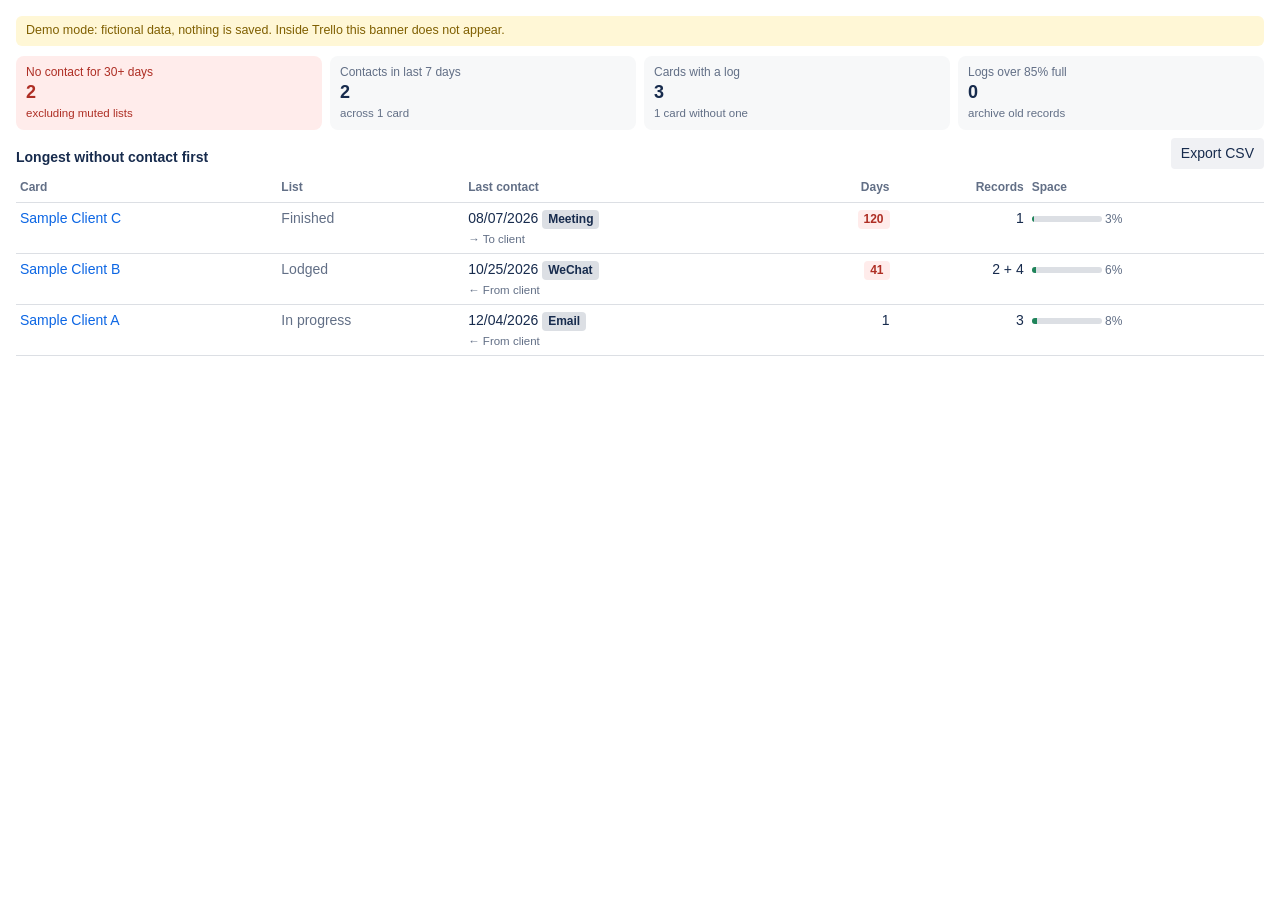
<file: overview.html>
<!DOCTYPE html>
<html lang="en">
<head>
  <meta charset="utf-8">
  <meta name="viewport" content="width=device-width, initial-scale=1">
  <title>Client Contact Log — overview</title>
  <link rel="stylesheet" href="./ui.css">
</head>
<body>
  <div id="ccl-root" class="ccl pad"></div>
  <script src="https://p.trellocdn.com/power-up.min.js"></script>
  <script src="./i18n.js"></script>
  <script src="./shared.js"></script>
  <script src="./overview.js"></script>
  <script src="./boot.js" data-mount="mountOverview"></script>
</body>
</html>
</file>
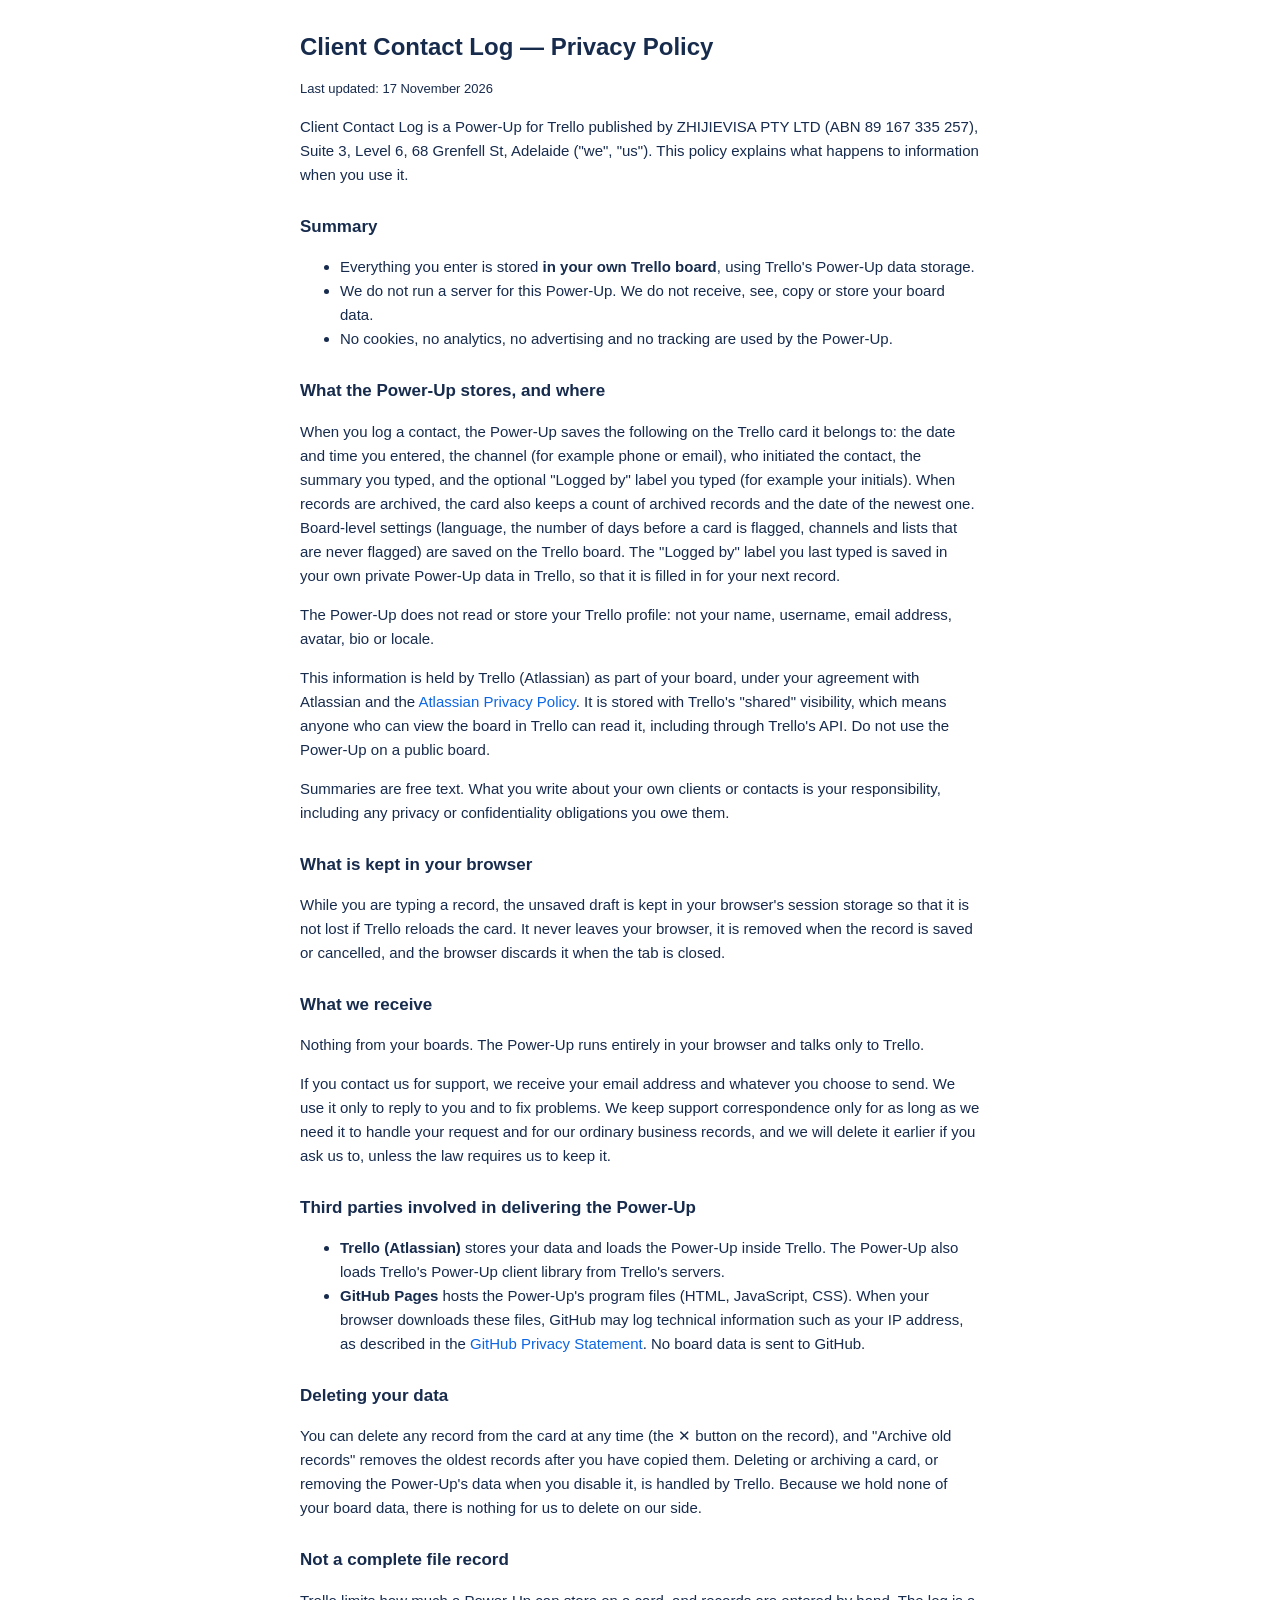
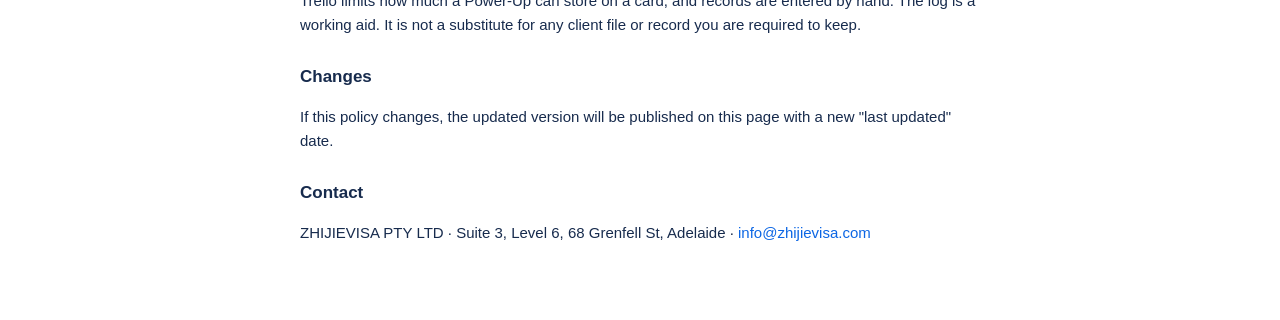
<file: privacy.html>
<!DOCTYPE html>
<html lang="en">
<head>
  <meta charset="utf-8">
  <meta name="viewport" content="width=device-width, initial-scale=1">
  <title>Client Contact Log — Privacy Policy</title>
  <link rel="stylesheet" href="./ui.css">
</head>
<body>
<div class="doc">
  <h1>Client Contact Log — Privacy Policy</h1>
  <p class="muted">Last updated: 17 November 2026</p>

  <p>Client Contact Log is a Power-Up for Trello published by ZHIJIEVISA PTY LTD (ABN 89 167 335 257),
  Suite 3, Level 6, 68 Grenfell St, Adelaide ("we", "us"). This policy explains what happens to information when you use it.</p>

  <h2>Summary</h2>
  <ul>
    <li>Everything you enter is stored <strong>in your own Trello board</strong>, using Trello's Power-Up data storage.</li>
    <li>We do not run a server for this Power-Up. We do not receive, see, copy or store your board data.</li>
    <li>No cookies, no analytics, no advertising and no tracking are used by the Power-Up.</li>
  </ul>

  <h2>What the Power-Up stores, and where</h2>
  <p>When you log a contact, the Power-Up saves the following on the Trello card it belongs to: the date and time you
  entered, the channel (for example phone or email), who initiated the contact, the summary you typed, and the
  optional "Logged by" label you typed (for example your initials). When records are archived, the card also keeps a count of archived
  records and the date of the newest one. Board-level settings (language, the number of days before a card is
  flagged, channels and lists that are never flagged) are saved on the Trello board. The "Logged by" label you last
  typed is saved in your own private Power-Up data in Trello, so that it is filled in for your next record.</p>
  <p>The Power-Up does not read or store your Trello profile: not your name, username, email address, avatar, bio or
  locale.</p>
  <p>This information is held by Trello (Atlassian) as part of your board, under your agreement with Atlassian and the
  <a class="link" href="https://www.atlassian.com/legal/privacy-policy">Atlassian Privacy Policy</a>. It is stored with
  Trello's "shared" visibility, which means anyone who can view the board in Trello can read it, including through
  Trello's API. Do not use the Power-Up on a public board.</p>
  <p>Summaries are free text. What you write about your own clients or contacts is your responsibility, including any
  privacy or confidentiality obligations you owe them.</p>

  <h2>What is kept in your browser</h2>
  <p>While you are typing a record, the unsaved draft is kept in your browser's session storage so that it is not lost
  if Trello reloads the card. It never leaves your browser, it is removed when the record is saved or cancelled, and
  the browser discards it when the tab is closed.</p>

  <h2>What we receive</h2>
  <p>Nothing from your boards. The Power-Up runs entirely in your browser and talks only to Trello.</p>
  <p>If you contact us for support, we receive your email address and whatever you choose to send. We use it only to
  reply to you and to fix problems. We keep support correspondence only for as long as we need it to handle your
  request and for our ordinary business records, and we will delete it earlier if you ask us to, unless the law
  requires us to keep it.</p>

  <h2>Third parties involved in delivering the Power-Up</h2>
  <ul>
    <li><strong>Trello (Atlassian)</strong> stores your data and loads the Power-Up inside Trello. The Power-Up also loads
    Trello's Power-Up client library from Trello's servers.</li>
    <li><strong>GitHub Pages</strong> hosts the Power-Up's program files (HTML, JavaScript, CSS). When your browser
    downloads these files, GitHub may log technical information such as your IP address, as described in the
    <a class="link" href="https://docs.github.com/en/site-policy/privacy-policies/github-general-privacy-statement">GitHub
    Privacy Statement</a>. No board data is sent to GitHub.</li>
  </ul>

  <h2>Deleting your data</h2>
  <p>You can delete any record from the card at any time (the ✕ button on the record), and "Archive old records"
  removes the oldest records after you have copied them. Deleting or archiving a card, or removing the Power-Up's
  data when you disable it, is handled by Trello. Because we hold none of your board data, there is nothing for us to
  delete on our side.</p>

  <h2>Not a complete file record</h2>
  <p>Trello limits how much a Power-Up can store on a card, and records are entered by hand. The log is a working
  aid. It is not a substitute for any client file or record you are required to keep.</p>

  <h2>Changes</h2>
  <p>If this policy changes, the updated version will be published on this page with a new "last updated" date.</p>

  <h2>Contact</h2>
  <p>ZHIJIEVISA PTY LTD · Suite 3, Level 6, 68 Grenfell St, Adelaide · <a class="link" href="mailto:info@zhijievisa.com">info@zhijievisa.com</a></p>
</div>
</body>
</html>
</file>
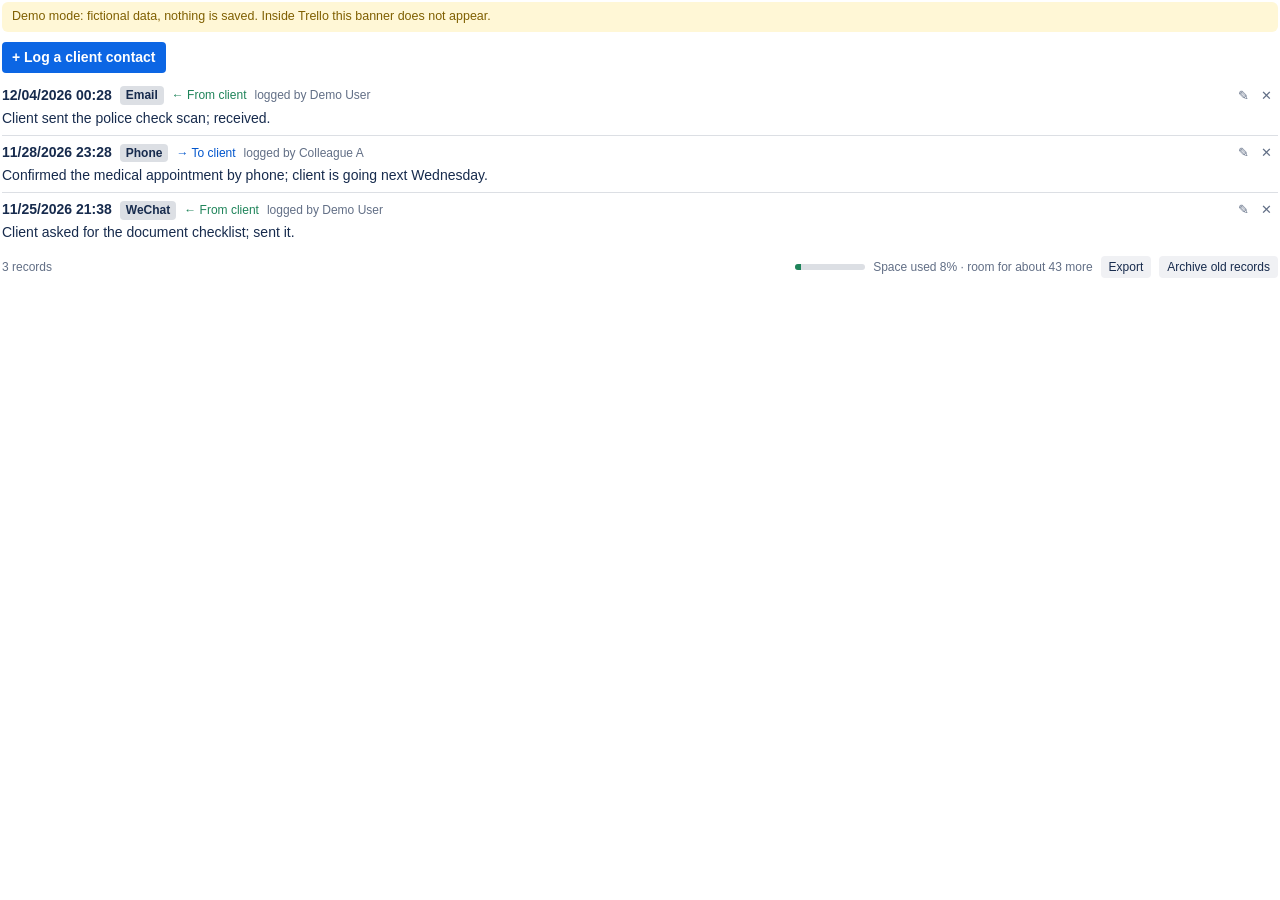
<file: section.html>
<!DOCTYPE html>
<html lang="en">
<head>
  <meta charset="utf-8">
  <meta name="viewport" content="width=device-width, initial-scale=1">
  <title>Client Contact Log — contact log</title>
  <link rel="stylesheet" href="./ui.css">
</head>
<body>
  <div id="ccl-root" class="ccl"></div>
  <script src="https://p.trellocdn.com/power-up.min.js"></script>
  <script src="./i18n.js"></script>
  <script src="./shared.js"></script>
  <script src="./section.js"></script>
  <script src="./boot.js" data-mount="mountSection"></script>
</body>
</html>
</file>
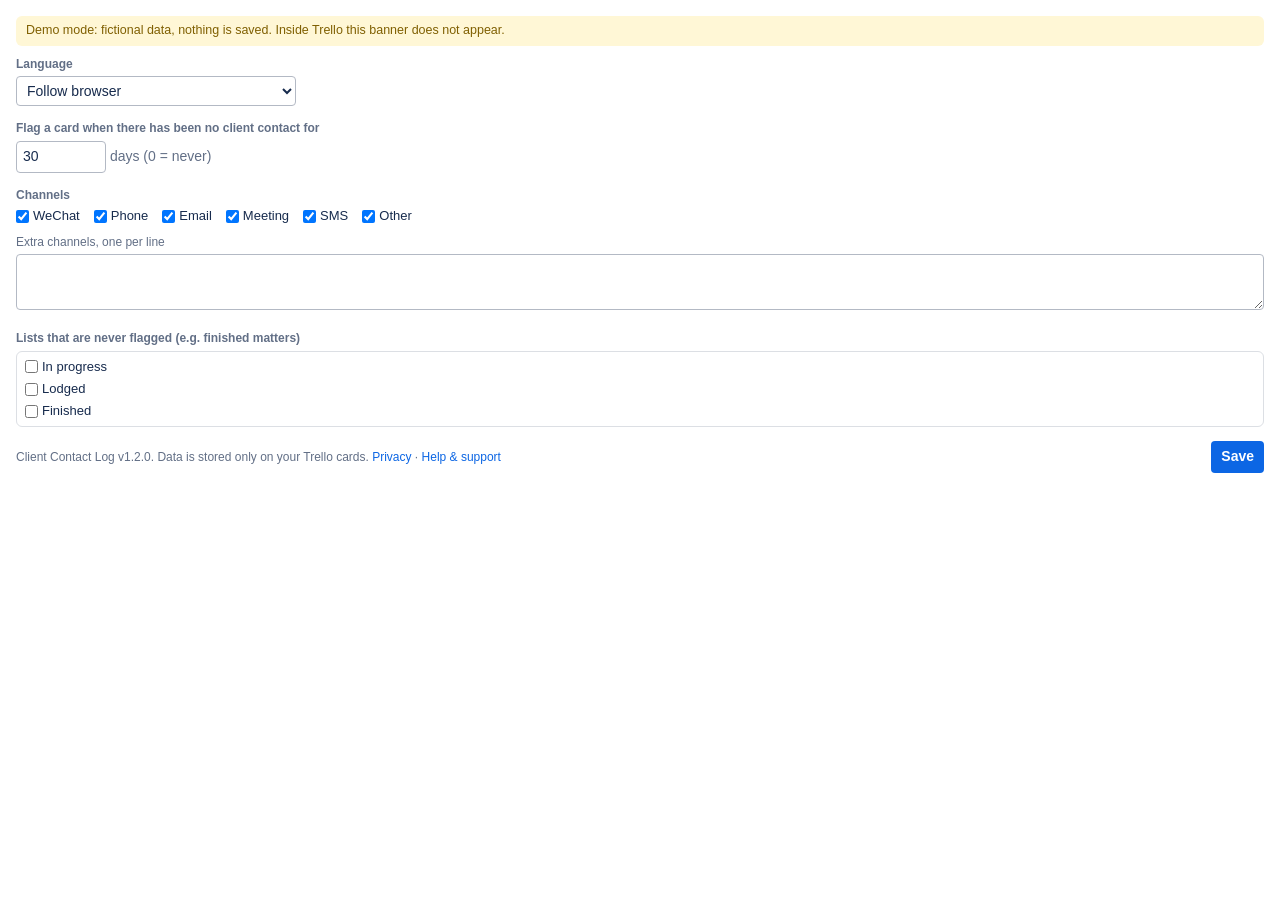
<file: settings.html>
<!DOCTYPE html>
<html lang="en">
<head>
  <meta charset="utf-8">
  <meta name="viewport" content="width=device-width, initial-scale=1">
  <title>Client Contact Log — settings</title>
  <link rel="stylesheet" href="./ui.css">
</head>
<body>
  <div id="ccl-root" class="ccl pad"></div>
  <script src="https://p.trellocdn.com/power-up.min.js"></script>
  <script src="./i18n.js"></script>
  <script src="./shared.js"></script>
  <script src="./settings.js"></script>
  <script src="./boot.js" data-mount="mountSettings"></script>
</body>
</html>
</file>
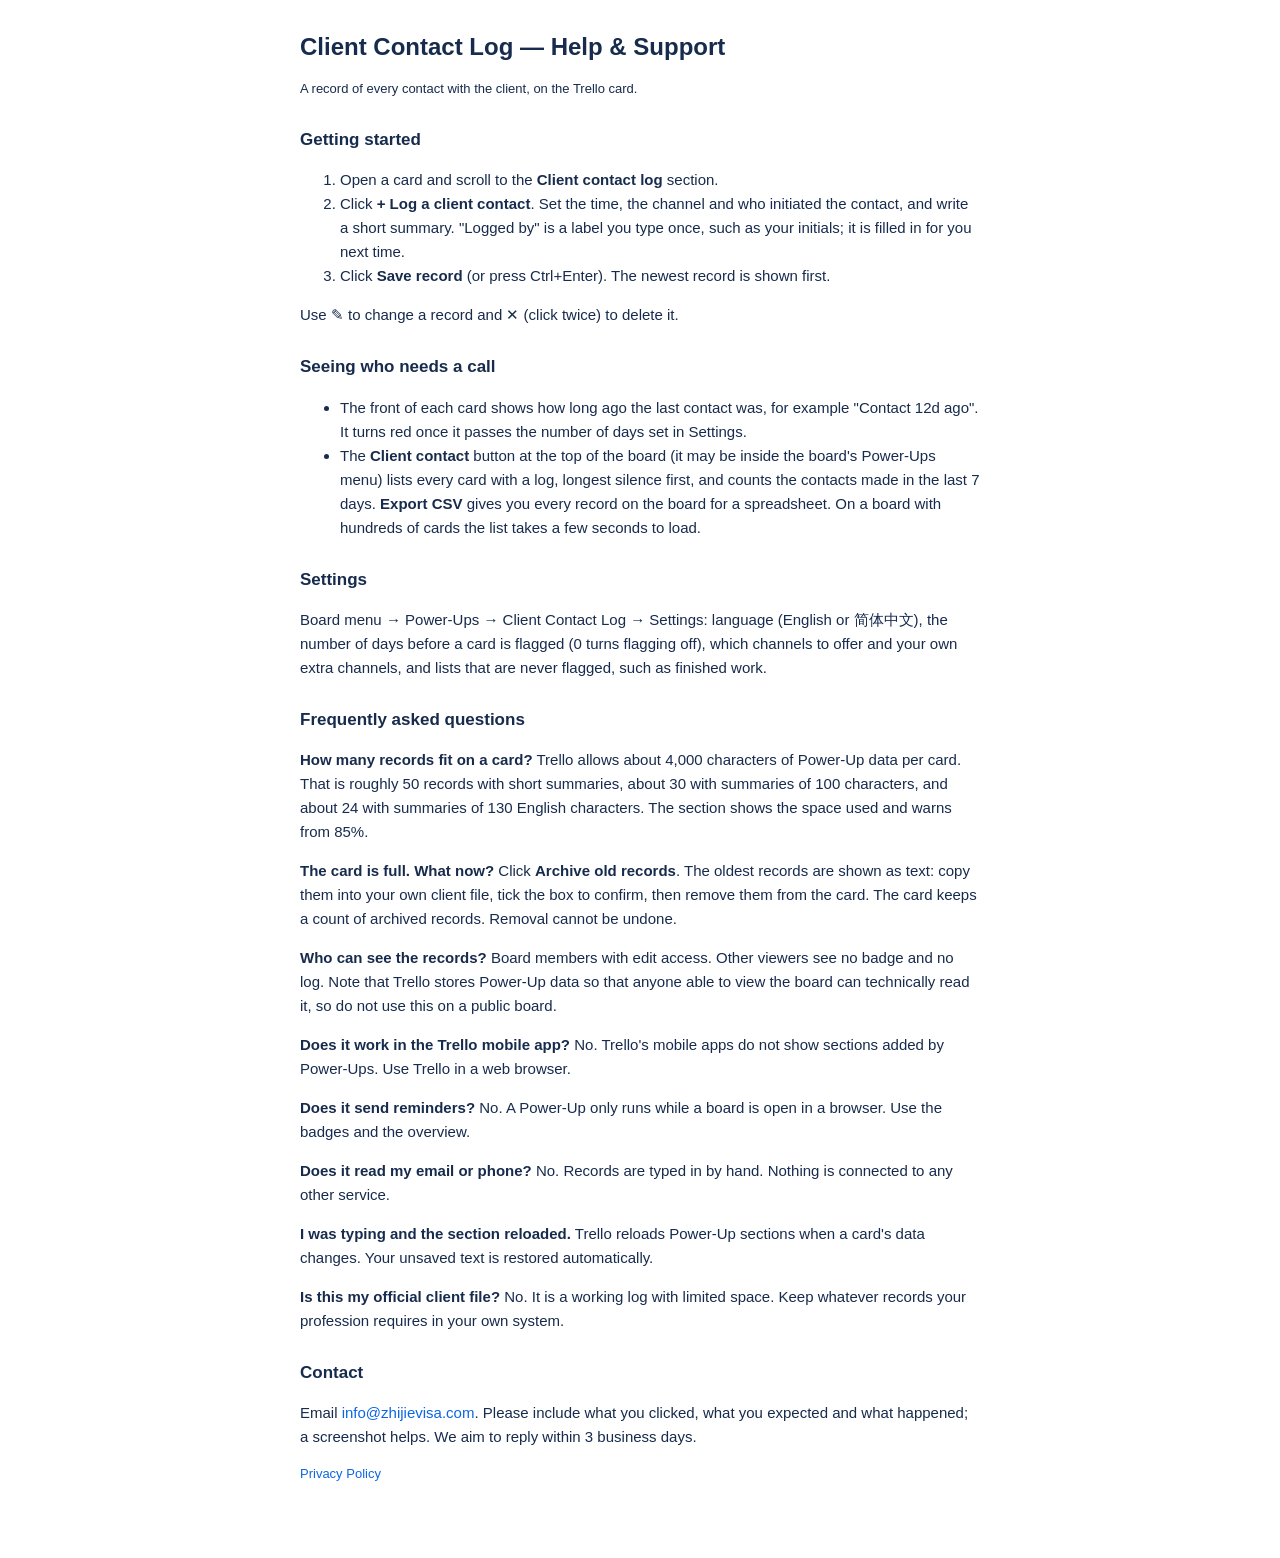
<file: support.html>
<!DOCTYPE html>
<html lang="en">
<head>
  <meta charset="utf-8">
  <meta name="viewport" content="width=device-width, initial-scale=1">
  <title>Client Contact Log — Help &amp; Support</title>
  <link rel="stylesheet" href="./ui.css">
</head>
<body>
<div class="doc">
  <h1>Client Contact Log — Help &amp; Support</h1>
  <p class="muted">A record of every contact with the client, on the Trello card.</p>

  <h2>Getting started</h2>
  <ol>
    <li>Open a card and scroll to the <strong>Client contact log</strong> section.</li>
    <li>Click <strong>+ Log a client contact</strong>. Set the time, the channel and who initiated the contact, and
    write a short summary. "Logged by" is a label you type once, such as your initials; it is filled in for you next time.</li>
    <li>Click <strong>Save record</strong> (or press Ctrl+Enter). The newest record is shown first.</li>
  </ol>
  <p>Use ✎ to change a record and ✕ (click twice) to delete it.</p>

  <h2>Seeing who needs a call</h2>
  <ul>
    <li>The front of each card shows how long ago the last contact was, for example "Contact 12d ago". It turns red
    once it passes the number of days set in Settings.</li>
    <li>The <strong>Client contact</strong> button at the top of the board (it may be inside the board's Power-Ups menu)
    lists every card with a log, longest silence first, and counts the contacts made in the last 7 days.
    <strong>Export CSV</strong> gives you every record on the board for a spreadsheet. On a board with hundreds of cards
    the list takes a few seconds to load.</li>
  </ul>

  <h2>Settings</h2>
  <p>Board menu → Power-Ups → Client Contact Log → Settings: language (English or 简体中文), the number of days
  before a card is flagged (0 turns flagging off), which channels to offer and your own extra channels, and lists
  that are never flagged, such as finished work.</p>

  <h2>Frequently asked questions</h2>
  <p><strong>How many records fit on a card?</strong> Trello allows about 4,000 characters of Power-Up data per card.
  That is roughly 50 records with short summaries, about 30 with summaries of 100 characters, and about 24 with
  summaries of 130 English characters. The section shows the space used and warns from 85%.</p>
  <p><strong>The card is full. What now?</strong> Click <strong>Archive old records</strong>. The oldest records are
  shown as text: copy them into your own client file, tick the box to confirm, then remove them from the card. The
  card keeps a count of archived records. Removal cannot be undone.</p>
  <p><strong>Who can see the records?</strong> Board members with edit access. Other viewers see no badge and no log.
  Note that Trello stores Power-Up data so that anyone able to view the board can technically read it, so do not use
  this on a public board.</p>
  <p><strong>Does it work in the Trello mobile app?</strong> No. Trello's mobile apps do not show sections added by
  Power-Ups. Use Trello in a web browser.</p>
  <p><strong>Does it send reminders?</strong> No. A Power-Up only runs while a board is open in a browser. Use the
  badges and the overview.</p>
  <p><strong>Does it read my email or phone?</strong> No. Records are typed in by hand. Nothing is connected to any
  other service.</p>
  <p><strong>I was typing and the section reloaded.</strong> Trello reloads Power-Up sections when a card's data
  changes. Your unsaved text is restored automatically.</p>
  <p><strong>Is this my official client file?</strong> No. It is a working log with limited space. Keep whatever
  records your profession requires in your own system.</p>

  <h2>Contact</h2>
  <p>Email <a class="link" href="mailto:info@zhijievisa.com">info@zhijievisa.com</a>. Please include what you clicked, what you
  expected and what happened; a screenshot helps. We aim to reply within 3 business days.</p>
  <p class="muted"><a class="link" href="./privacy.html">Privacy Policy</a></p>
</div>
</body>
</html>
</file>
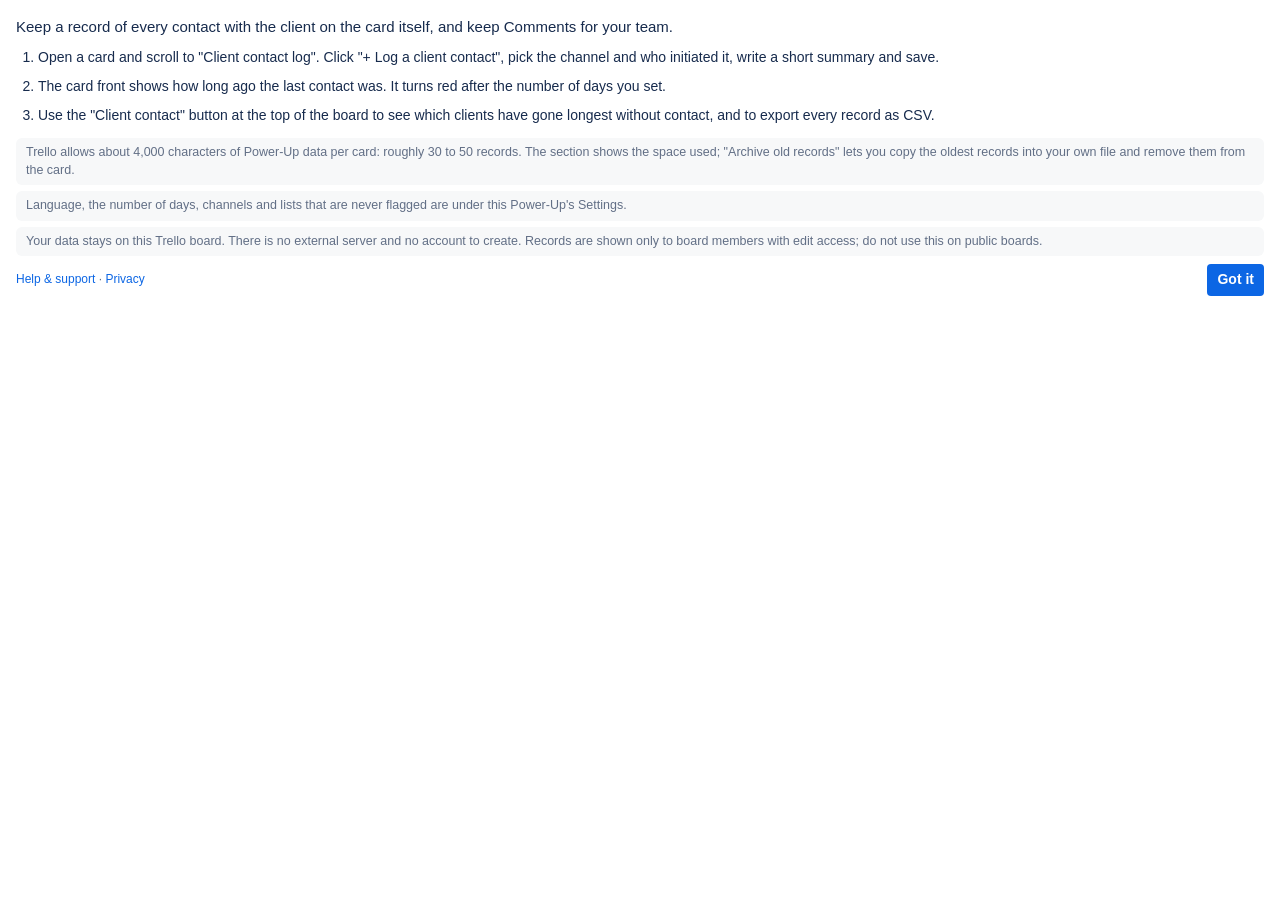
<file: welcome.html>
<!DOCTYPE html>
<html lang="en">
<head>
  <meta charset="utf-8">
  <meta name="viewport" content="width=device-width, initial-scale=1">
  <title>Client Contact Log — welcome</title>
  <link rel="stylesheet" href="./ui.css">
</head>
<body>
  <div id="ccl-root" class="ccl pad"></div>
  <script src="https://p.trellocdn.com/power-up.min.js"></script>
  <script src="./i18n.js"></script>
  <script src="./shared.js"></script>
  <script src="./welcome.js"></script>
  <script src="./boot.js" data-mount="mountWelcome"></script>
</body>
</html>
</file>
<file: ui.css>
:root {
  --fg: #172b4d; --muted: #626f86; --line: #dcdfe4; --bg: transparent; --panel: #f7f8f9;
  --input-bg: #ffffff; --input-line: #b3b9c4; --focus: #388bff;
  --green: #1f845a; --green-bg: #dcfff1;
  --yellow: #7f5f01; --yellow-bg: #fff7d6; --yellow-bar: #e2b203;
  --orange: #a54800; --orange-bg: #fff3eb; --orange-bar: #f18d13;
  --red: #ae2e24; --red-bg: #ffeceb; --red-bar: #e2483d;
  --blue: #0055cc; --blue-bg: #e9f2ff;
  --gray-bar: #dcdfe4; --btn: #091e420f; --btn-hover: #091e4224; --primary: #0c66e4; --primary-fg: #fff;
}
:root[data-theme="dark"] {
  --fg: #b6c2cf; --muted: #8c9bab; --line: #38414a; --panel: #22272b;
  --input-bg: #22272b; --input-line: #738496; --focus: #85b8ff;
  --green: #7ee2b8; --green-bg: #164b35;
  --yellow: #f5cd47; --yellow-bg: #533f04; --yellow-bar: #cf9f02;
  --orange: #fec195; --orange-bg: #702e00; --orange-bar: #f18d13;
  --red: #fd9891; --red-bg: #5d1f1a; --red-bar: #e2483d;
  --blue: #85b8ff; --blue-bg: #09326c;
  --gray-bar: #454f59; --btn: #a1bdd914; --btn-hover: #a6c5e229; --primary: #579dff; --primary-fg: #1d2125;
}
* { box-sizing: border-box; }
html, body { margin: 0; padding: 0; background: var(--bg); }
body {
  color: var(--fg);
  font: 14px/1.4 -apple-system, BlinkMacSystemFont, "Segoe UI", Roboto, "Noto Sans", "PingFang SC", "Microsoft YaHei", sans-serif;
}
.ccl { padding: 2px 2px 8px; }
.ccl.pad { padding: 16px; }
.muted { color: var(--muted); }
.small { font-size: 12px; }
.num { font-variant-numeric: tabular-nums; text-align: right; white-space: nowrap; }

/* inputs and buttons */
input[type="text"], input[type="number"], input[type="datetime-local"], select, textarea {
  width: 100%; font: inherit; color: var(--fg); background: var(--input-bg);
  border: 1px solid var(--input-line); border-radius: 4px; padding: 5px 6px; min-width: 0;
}
input:focus, select:focus, textarea:focus { outline: 2px solid var(--focus); outline-offset: -1px; }
textarea { min-height: 72px; resize: vertical; font-family: inherit; }
textarea.short { min-height: 56px; }
button { font: inherit; color: var(--fg); background: var(--btn); border: 0; border-radius: 4px; padding: 6px 10px; cursor: pointer; }
button:hover { background: var(--btn-hover); }
button.primary { background: var(--primary); color: var(--primary-fg); font-weight: 600; }
button.small { padding: 3px 8px; }
button.icon { padding: 3px 6px; background: transparent; color: var(--muted); font-size: 13px; line-height: 1; }
button.icon:hover { background: var(--btn-hover); color: var(--fg); }
button.danger { background: var(--red-bg); color: var(--red); font-size: 12px; padding: 3px 6px; }
button.danger.big { font-size: 14px; padding: 6px 10px; font-weight: 600; }
button:disabled { opacity: .45; cursor: default; }
a.link { color: var(--primary); cursor: pointer; text-decoration: none; }
a.link:hover { text-decoration: underline; }
label.check { display: inline-flex; align-items: center; gap: 4px; font-size: 13px; cursor: pointer; }
label.check.block { display: flex; padding: 2px 0; }
label.check input { width: auto; margin: 0; }

.note { border-radius: 6px; padding: 6px 10px; font-size: 12.5px; margin: 6px 0; }
.note.warn { background: var(--yellow-bg); color: var(--yellow); }
.note.err { background: var(--red-bg); color: var(--red); }
.note.info { background: var(--panel); color: var(--muted); }
.empty { padding: 12px; text-align: center; color: var(--muted); background: var(--panel); border-radius: 8px; margin-top: 6px; }
.demo-banner { background: var(--yellow-bg); color: var(--yellow); border-radius: 6px; padding: 6px 10px; font-size: 12.5px; margin-bottom: 10px; }

.foot { display: flex; align-items: center; gap: 8px; flex-wrap: wrap; margin-top: 8px; }
.foot.top { margin-top: 0; }
.foot.bottom { margin-top: 6px; }
.foot .grow { flex: 1; }
.foot label { font-size: 12.5px; color: var(--muted); display: inline-flex; align-items: center; gap: 4px; }

/* add / edit form */
.form { border: 1px solid var(--line); border-radius: 8px; padding: 8px; background: var(--panel); }
.frow { display: grid; grid-template-columns: minmax(170px, 1.2fr) minmax(96px, .7fr) minmax(200px, 1.4fr) minmax(110px, .8fr); gap: 8px; margin-bottom: 8px; }
.frow label { display: block; min-width: 0; }
.frow label > span { display: block; font-size: 12px; font-weight: 600; color: var(--muted); margin-bottom: 3px; }
.seg { display: flex; border: 1px solid var(--input-line); border-radius: 4px; overflow: hidden; background: var(--input-bg); }
.seg button { flex: 1; border-radius: 0; background: transparent; padding: 5px 6px; white-space: nowrap; font-size: 13px; }
.seg button + button { border-left: 1px solid var(--input-line); }
.seg button.on { background: var(--primary); color: var(--primary-fg); font-weight: 600; }
@media (max-width: 700px) { .frow { grid-template-columns: minmax(0, 1.3fr) minmax(0, 1fr); } }

/* records */
.entries { margin-top: 6px; }
.entry { border-bottom: 1px solid var(--line); padding: 7px 0; }
.entry:last-child { border-bottom: 0; }
.entry.editing { background: var(--blue-bg); border-radius: 6px; padding-left: 6px; padding-right: 6px; }
.entry .meta { display: flex; align-items: flex-start; gap: 8px; }
.entry .meta .info { display: flex; align-items: center; flex-wrap: wrap; gap: 2px 8px; flex: 1; min-width: 0; }
.entry .when { font-weight: 600; font-variant-numeric: tabular-nums; white-space: nowrap; }
.entry .dir { font-size: 12px; white-space: nowrap; }
.entry .dir.d0 { color: var(--green); }
.entry .dir.d1 { color: var(--blue); }
.entry .acts { white-space: nowrap; flex: none; text-align: right; }
.entry .body { margin-top: 3px; white-space: pre-wrap; overflow-wrap: anywhere; }
.arch { margin-top: 4px; }

.pill { display: inline-block; border-radius: 4px; padding: 1px 6px; font-size: 12px; font-weight: 600; white-space: nowrap; }
.pill.ch { background: var(--btn-hover); color: var(--fg); }
.pill.late { background: var(--red-bg); color: var(--red); }
.hint { font-size: 11.5px; color: var(--muted); margin-top: 2px; white-space: nowrap; }

.minibar { display: inline-flex; width: 70px; height: 6px; border-radius: 3px; overflow: hidden; background: var(--gray-bar); vertical-align: middle; }
.minibar i { display: block; height: 100%; }
.minibar .p { background: var(--green); } .minibar .w { background: var(--orange-bar); }

/* export / archive panels */
.csvbox { border: 1px solid var(--line); border-radius: 8px; padding: 8px; margin: 6px 0 10px; }
.ptitle { font-weight: 600; margin-bottom: 2px; }
textarea.csv { min-height: 130px; font: 12px/1.4 ui-monospace, SFMono-Regular, Menlo, Consolas, monospace; white-space: pre; margin-top: 6px; }

/* overview */
.tiles { display: grid; grid-template-columns: repeat(4, minmax(0, 1fr)); gap: 8px; }
.tile { background: var(--panel); border-radius: 8px; padding: 8px 10px; min-width: 0; }
.tile .k { font-size: 12px; color: var(--muted); }
.tile .v { font-size: 18px; font-weight: 600; font-variant-numeric: tabular-nums; white-space: nowrap; overflow: hidden; text-overflow: ellipsis; }
.tile .sub { font-size: 11.5px; color: var(--muted); min-height: 16px; }
.tile.hot { background: var(--orange-bg); }
.tile.hot .v, .tile.hot .k { color: var(--orange); }
.tile.late { background: var(--red-bg); }
.tile.late .v, .tile.late .k, .tile.late .sub { color: var(--red); }
table { width: 100%; border-collapse: collapse; }
th { text-align: left; font-size: 12px; font-weight: 600; color: var(--muted); padding: 6px 4px; border-bottom: 1px solid var(--line); white-space: nowrap; }
td { padding: 6px 4px; border-bottom: 1px solid var(--line); vertical-align: top; }
th.num { text-align: right; }
tr.mutedrow td { opacity: .6; }
h2 { font-size: 14px; margin: 18px 0 6px; }
.h2row { display: flex; align-items: flex-end; justify-content: space-between; gap: 8px; }
.h2row .foot { margin: 0 0 4px; }
@media (max-width: 560px) { .tiles { grid-template-columns: repeat(2, minmax(0, 1fr)); } }

/* settings */
.field { margin-bottom: 14px; }
.field > label { display: block; font-size: 12px; font-weight: 600; color: var(--muted); margin-bottom: 4px; }
.checks { display: flex; flex-wrap: wrap; gap: 6px 14px; }
.listbox { max-height: 150px; overflow: auto; border: 1px solid var(--line); border-radius: 6px; padding: 4px 8px; }

/* static pages (privacy, support) */
.doc { max-width: 720px; margin: 0 auto; padding: 28px 20px 60px; font-size: 15px; line-height: 1.6; }
.doc h1 { font-size: 24px; margin: 0 0 4px; } .doc h2 { font-size: 17px; margin: 26px 0 6px; }
.doc p, .doc li { color: var(--fg); } .doc .muted { font-size: 13px; }
.doc code { background: var(--panel); padding: 1px 5px; border-radius: 4px; font-size: 13px; }
.doc table { margin: 8px 0; } .doc td, .doc th { padding: 6px 8px; }
/* welcome modal */
.lead { font-size: 15px; margin: 0 0 10px; }
ol.steps { margin: 0 0 12px; padding-left: 22px; }
ol.steps li { margin-bottom: 8px; line-height: 1.5; }
</file>
